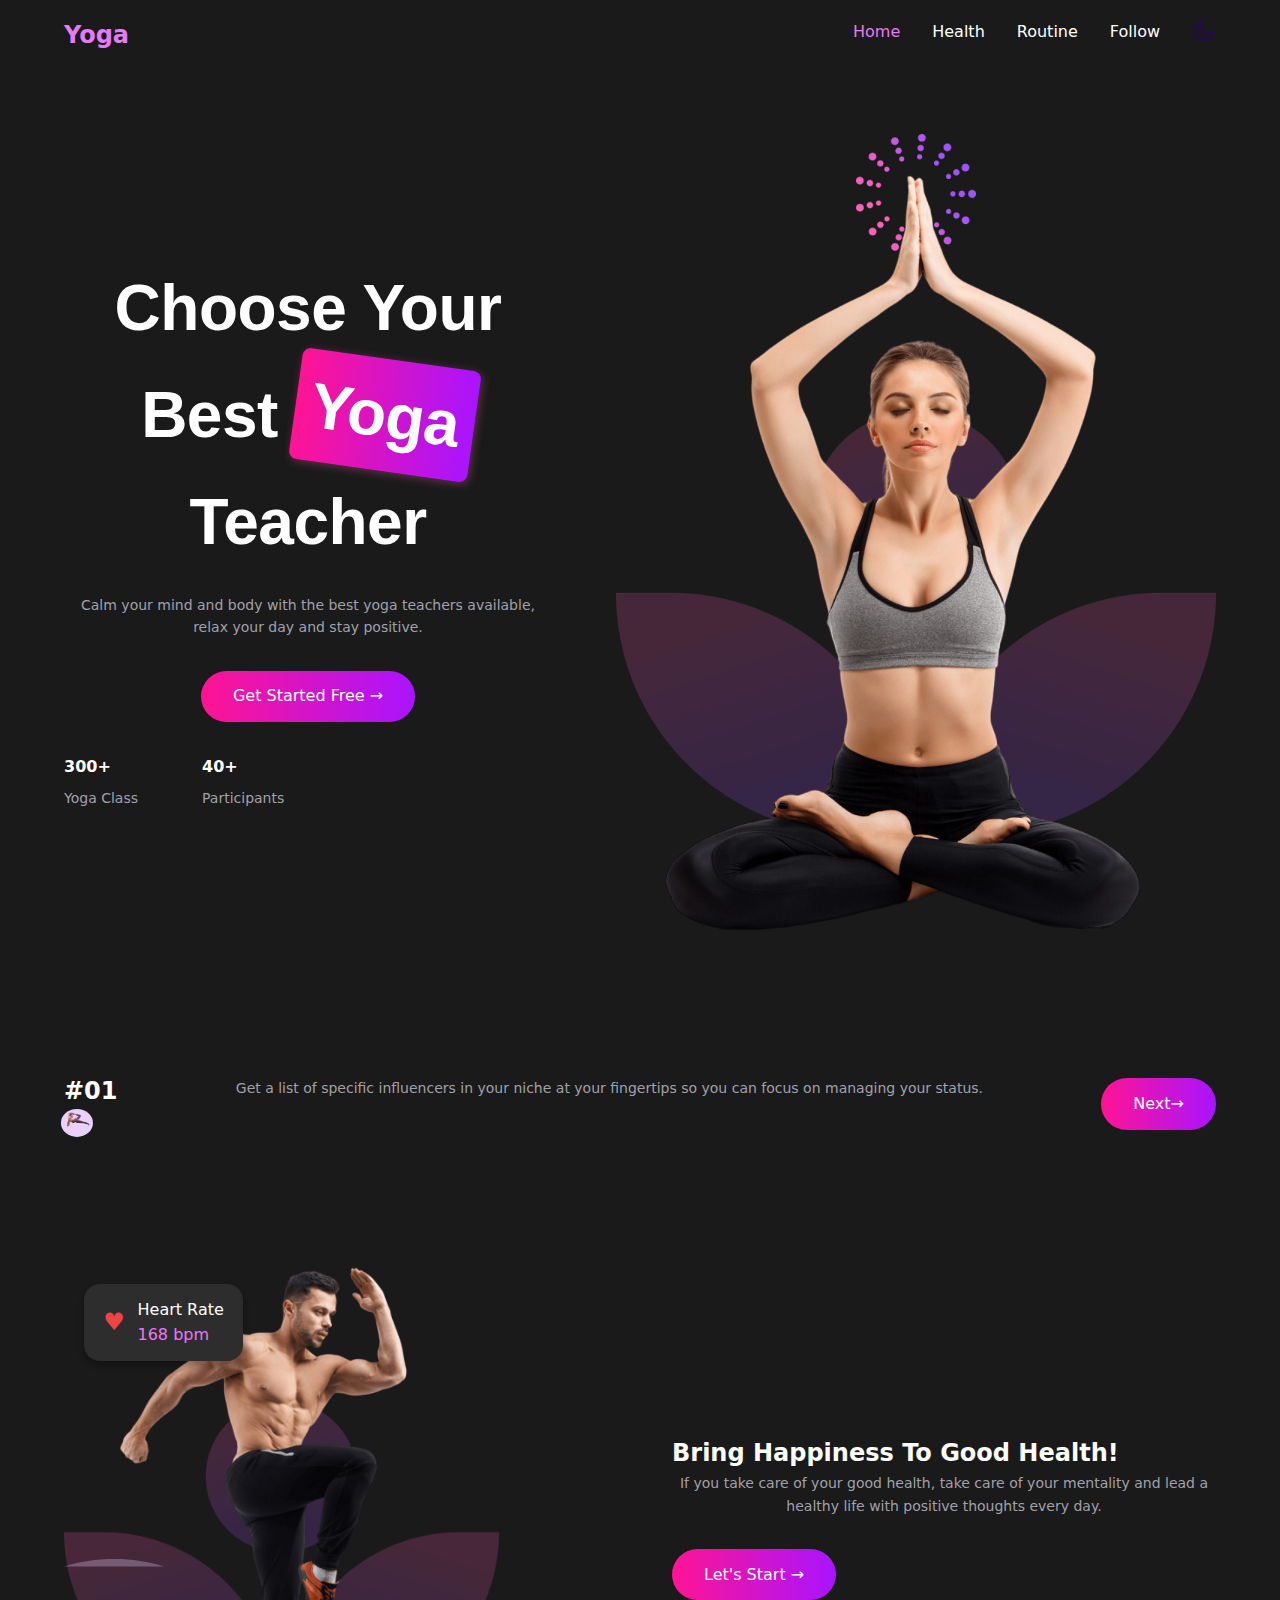
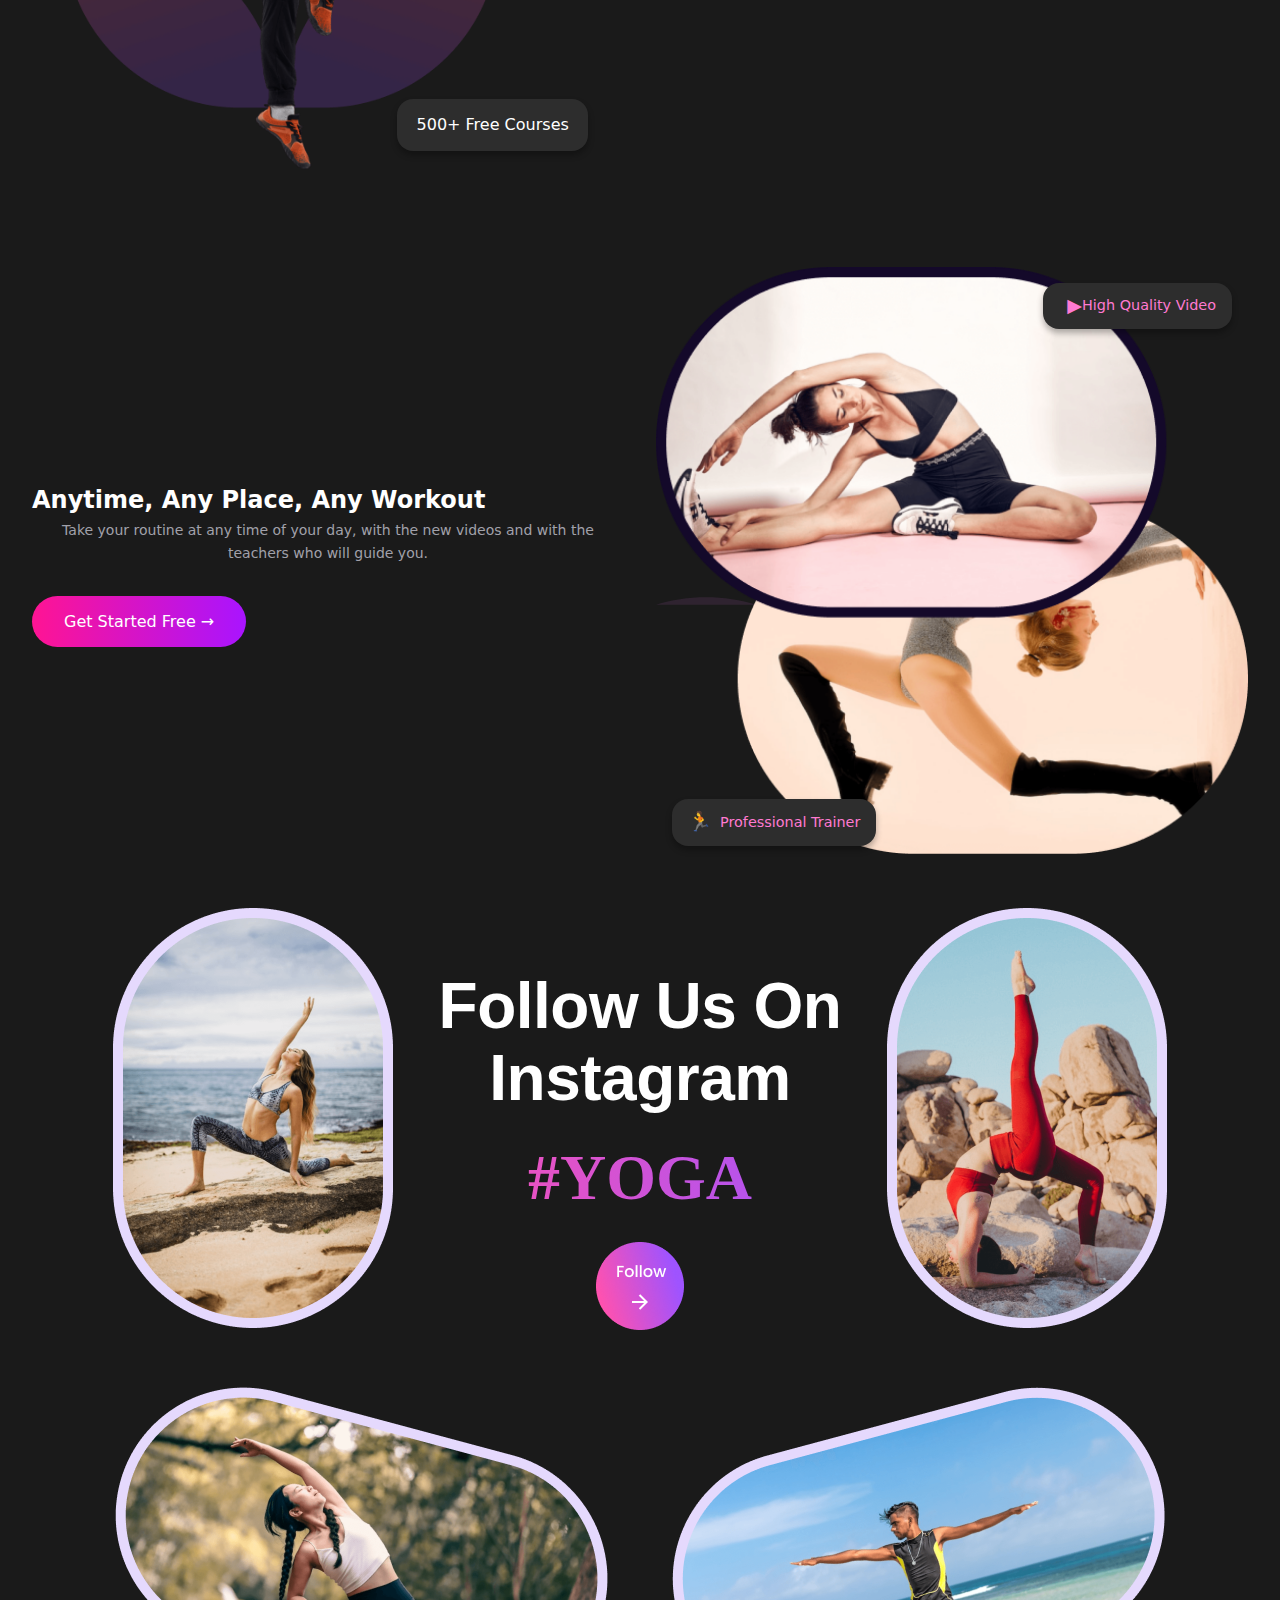
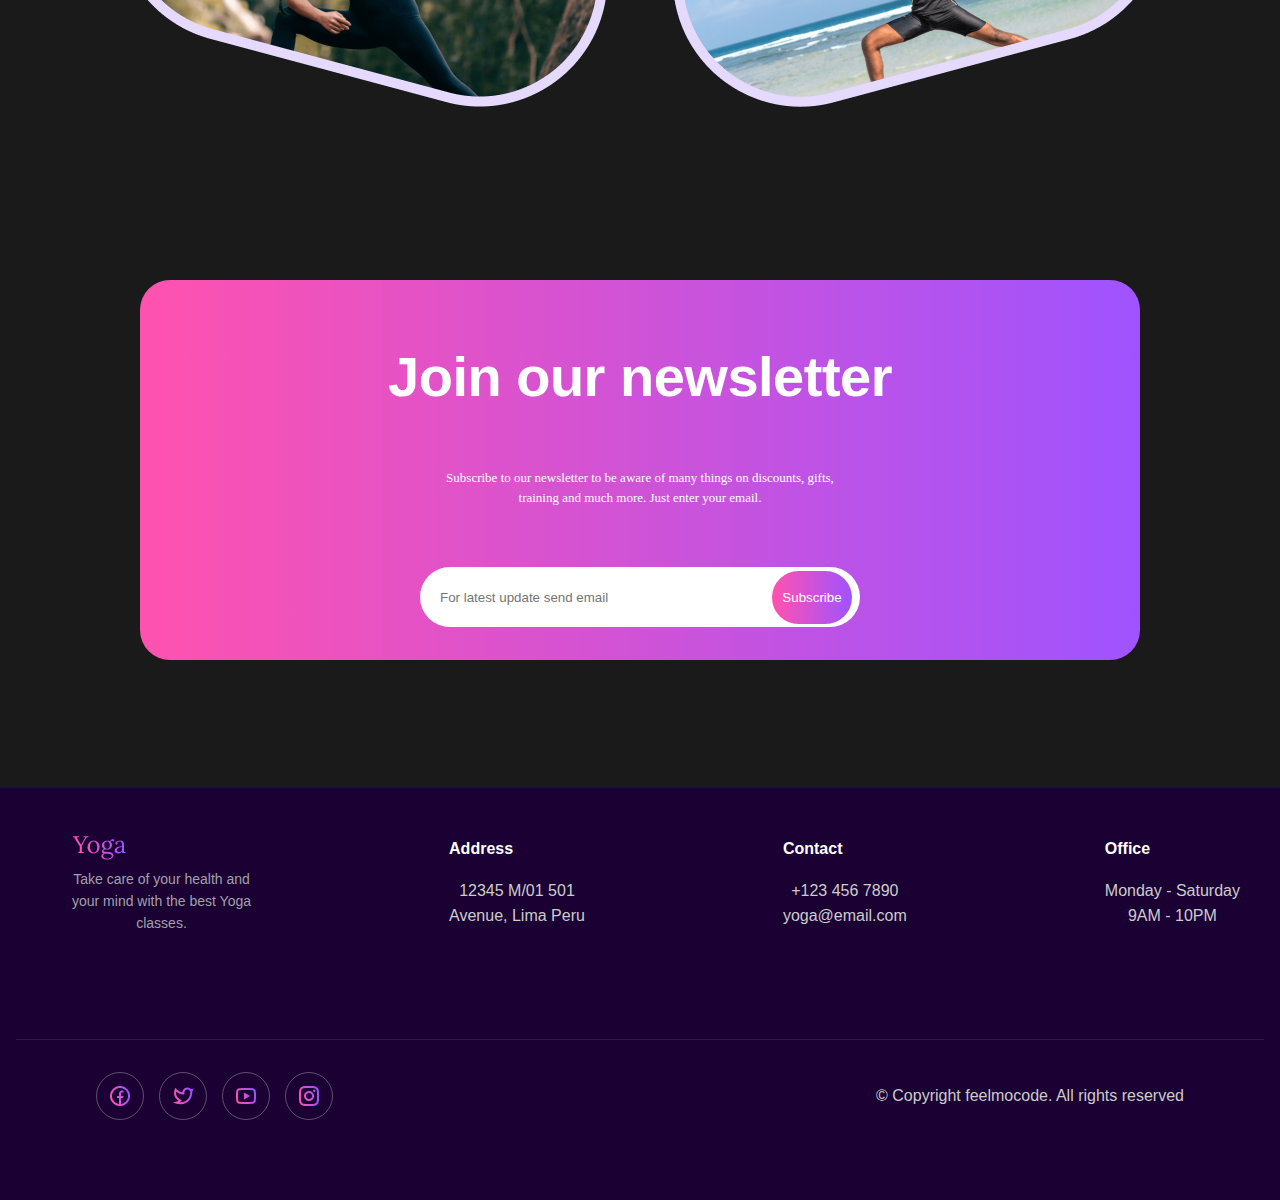
<file: index.html>
<!DOCTYPE html>
<html lang="en">
<head>
    <meta charset="UTF-8">
    <meta name="viewport" content="width=device-width, initial-scale=1.0">
    <title>Yoga Website</title>
    <link rel="stylesheet" href="./styles.css">
    <link rel="stylesheet" href="./mobile.css">
</head>

<body>
    <nav class="navbar">
        <div class="logo">Yoga</div>
        <div class="nav-links">
            <a href="#" style="color: #e879f9;">Home</a>
            <a href="#">Health</a>
            <a href="#">Routine</a>
            <a href="#">Follow</a>
            <input type="checkbox" id="dark-mode-toggle" class="dark-mode-toggle">
            <label for="dark-mode-toggle">
                <img src="./images/darkmode.png" alt="dark mode" class="dark-mode-icon">
            </label>
            <div class="menu-icon">
                <img src="./images/Vector (5).png" alt="menu">
            </div>
        </div>
    </nav>

    <section class="section">
        <div class="section-content">
            <h1>Choose Your Best <span class="yoga-text">Yoga</span> Teacher</h1>
            <p>Calm your mind and body with the best yoga teachers available, relax your day and stay positive.</p>
            <div class="container">
                <a href="#" class="button">Get Started Free →</a>
            </div>
            <div class="stats">
                <div class="stat-item">
                    <h3>300+</h3>
                    <p>Yoga Class</p>
                </div>
                <div class="stat-item">
                    <h3>40+</h3>
                    <p>Participants</p>
                </div>
            </div>
        </div>
        <div class="section-image">
            <img src="./images/home-yoga.png" alt="Yoga pose">
        </div>
    </section>

    <section class="section">
        <div class="section-content">
            <div class="section-l">
                <h2>#01</h2>
                <div class="list-yoga-image">
                    <img src="./images/list-yoga(5).png" alt="Yoga pose">
                </div>
            </div>
        </div>
        <div class="list-yoga-detail">
            <p>Get a list of specific influencers in your niche at your fingertips so you can focus on managing your
                status.</p>
        </div>
        <div class="list-yoga-button">
            <a href="#" class="button">Next→</a>
        </div>
    </section>

    <section class="section health-section">
        <div class="section-image">
            <div class="background-petals"></div>
            <img src="./images/health-fitness.png" alt="Exercise pose" class="fitness-image">
            <div class="health-card">
                <span class="heart-icon">♥</span>
                <div>
                    <div>Heart Rate</div>
                    <div class="bpm">168 bpm</div>
                </div>
            </div>
            <div class="badge">500+ Free Courses</div>
        </div>
        <div class="section-content">
            <h2>Bring Happiness To Good Health!</h2>
            <p>If you take care of your good health, take care of your mentality and lead a healthy life with positive
                thoughts every day.</p>
            <a href="#" class="button">Let's Start →</a>
        </div>
    </section>

    <section class="workout-section">
        <div class="workout-info">
            <h2>Anytime, Any Place, Any Workout</h2>
            <p>Take your routine at any time of your day, with the new videos and with the teachers who will guide you.
            </p>
            <a href="#" class="button">Get Started Free →</a>
        </div>
        <div class="workout-images">
            <div class="workout-image-container">
                <div class="background-overlay"></div>
                <img src="./images/workout.png" alt="Exercise pose" class="workout-image">
                <div class="video-label">
                    <span class="icon-heart">▶</span>
                    <div>
                        <span>High Quality Video</span>
                    </div>
                </div>
                <div class="trainer-badge">Professional Trainer</div>
            </div>
        </div>
    </section>

    <div id="follow">
        <div class="cont1">
            <div class="subcont">
                <img src="./images/follow-yoga-1.png" alt="yoga-picture1">
            </div>
            <div class="subcont1">
                <h1>Follow Us On</h1>
                <h1>Instagram</h1>
                <h2>#YOGA</h2>
                <img src="./images/Button follow.png" alt="button">
            </div>
            <div class="subcont">
                <img src="./images/follow-yoga-2.png" alt="yoga-picture2">
            </div>
        </div>

        <div class="cont2">
            <img src="./images/follow-yoga-3.png" alt="yoga-picture3">
            <img src="./images/follow-yoga-4.png" alt="yoga-picture4">
        </div>
    </div>

    <div id="contact-us">
        <div class="gradient-box">
            <h1 class="white-text">Join our newsletter</h1>
            <p class="white-text">Subscribe to our newsletter to be aware of many things on discounts, gifts,<br>
                training and much more. Just enter your email.</p>
            <input type="text" placeholder="For latest update send email">
            <button type="submit">Subscribe</button>
        </div>
    </div>

    <footer class="footer">
        <div class="footer-content">
            <div class="footer-section-1">
                <img src="./images/Yoga.png" alt="yoga">
                <p>Take care of your health and<br> your mind with the best Yoga<br> classes.</p>
            </div>

            <div class="footer-section">
                <h3>Address</h3>
                <p>12345 M/01 501<br>Avenue, Lima Peru</p>
            </div>

            <div class="footer-section">
                <h3>Contact</h3>
                <p>+123 456 7890<br>yoga@email.com</p>
            </div>

            <div class="footer-section">
                <h3>Office</h3>
                <p>Monday - Saturday<br>9AM - 10PM</p>
            </div>
        </div>

        <div class="footer-bottom">
            <div class="social-icons">
                <a href="#" aria-label="Facebook"><img src="./images/ri_facebook-circle-line.png" alt="fb"></a>
                <a href="#" aria-label="Instagram"><img src="./images/Instagram.png" alt="Insta"></a>
                <a href="#" aria-label="Twitter"><img src="./images/Twitter.png" alt="Twitter"></a>
                <a href="#" aria-label="YouTube"><img src="./images/YouTube.png" alt="YT"></a>
            </div>
            <div class="copyright">
                © Copyright feelmocode. All rights reserved
            </div>
        </div>
    </footer>
</body>
</html>
</file>
<file: styles.css>
/* Base styles and CSS Variables */
:root {
    --bg-primary: #faf5ff;
    --bg-secondary: #ffffff;
    --text-primary: #27272a;
    --text-secondary: #71717a;
    --accent-color: #e879f9;
    --accent-gradient: linear-gradient(to right, #e879f9, #c084fc);
    --card-bg: #ffffff;
    --card-shadow: 0 4px 6px rgba(0, 0, 0, 0.1);
    --button-text: #ffffff;
    --heart-color: #ef4444;
    --transition-speed: 0.3s;
}

@media (prefers-color-scheme: Light) {
    :root {
        --bg-primary: #1a1a1a;
        --bg-secondary: #2d2d2d;
        --text-primary: #ffffff;
        --text-secondary: #a1a1aa;
        --card-bg: #2d2d2d;
        --card-shadow: 0 4px 6px rgba(0, 0, 0, 0.3);
    }
}

html:has(#dark-mode-toggle:checked) {
    --bg-primary: #1a1a1a;
    --bg-secondary: #2d2d2d;
    --text-primary: #ffffff;
    --text-secondary: #a1a1aa;
    --card-bg: #2d2d2d;
    --card-shadow: 0 4px 6px rgba(0, 0, 0, 0.3);
}
.dark-mode-toggle {
    display: none;
}
/* Reset and Global Styles */
* {
    margin: 0;
    padding: 0;
    box-sizing: border-box;
}

body {
    font-family: system-ui, -apple-system, sans-serif;
    background-color: var(--bg-primary);
    color: var(--text-primary);
    line-height: 1.6;
    font-size: 16px;
}

/* Typography */
h1 {
    font-family: -apple-system, BlinkMacSystemFont, "Segoe UI", Roboto, sans-serif;
    font-size: 4rem;
    font-weight: bold;
    color: var(--text-primary);
    padding: 20px;
    letter-spacing: -0.5px;
}

.yoga-text {
    display: inline-block;
    background: linear-gradient(to right, #FF1493, #a914ff);
    color: white;
    padding: 5px 15px;
    border-radius: 8px;
    transform: rotate(8deg);
    transition: all 0.3s ease;
    box-shadow: 2px 2px 10px rgba(255, 105, 180, 0.3);
    position: relative;
}

p {
    color: var(--text-secondary);
    margin-bottom: 2rem;
}

/* Navigation */
.navbar {
    display: flex;
    justify-content: space-between;
    align-items: center;
    padding: 1rem 5%;
    background-color: var(--bg-primary);
}

.logo {
    color: var(--accent-color);
    font-size: 1.5rem;
    font-weight: bold;
}

.nav-links {
    display: flex;
    gap: 2rem;
}

.nav-links a {
    text-decoration: none;
    color: var(--text-primary);
    transition: color var(--transition-speed);
}

/* Section Layouts */
.section {
    padding: 5% 5%;
    display: flex;
    align-items: center;
    gap: 4rem;
    max-width: 1400px;
    margin: 0 auto;
}

.section-content {
    flex: 1;
}

/* Images */
.section-image {
    flex: 1;
    position: relative;
    min-height: 400px;
}

.list-yoga-image {
    position: relative;
    width: 50%;
    height: auto;
}

.list-yoga-image::before {
    content: '';
    position: absolute;
    top: 50%;
    left: 50%;
    transform: translate(-50%, -50%);
    width: 120%;
    height: 110%;
    background-color: #e9d1fe;
    border-radius: 50%;
    z-index: -1;
}

@media (prefers-color-scheme: dark) {
    .list-yoga-image::before {
        background-color: #E5D9FD;
    }
}

.list-yoga-image img {
    position: relative;
    width: 100%;
    height: auto;
    object-fit: cover;
    border-radius: 1rem;
}

.list-yoga-detail {
    width: 50%;
}

.button {
    display: inline-block;
    padding: 0.8rem 2rem;
    background: linear-gradient(to right, #FF1493, #a914ff);
    color: white;
    text-decoration: none;
    border-radius: 2rem;
    transition: all 0.3s ease;
    border: none;
    cursor: pointer;
}

.button:hover {
    opacity: 0.9;
    transform: translateY(-1px);
    box-shadow: 0 4px 15px rgba(255, 105, 180, 0.3);
}

.button:active {
    transform: translateY(1px);
}

/* Stats Section */
.stats {
    display: flex;
    gap: 4rem;
    margin-top: 2rem;
}

.stat-item h3 {
    font-size: 2.5rem;
    color: var(--text-primary);
    margin-bottom: 0.5rem;
}

/* Health Section */
.health-section .section-image {
    position: relative;
    overflow: hidden;
}

.health-section .background-petals {
    position: absolute;
    bottom: 0;
    left: 0;
    width: 100%;
    height: 60%;
    background-color: rgba(233, 213, 255, 0.3);
    clip-path: path('M0,100 C30,90 70,90 100,100 L100,100 L0,100');
}

/* Cards */
.health-card {
    position: absolute;
    top: 20px;
    left: 20px;
    padding: 0.8rem 1.2rem;
    background: var(--card-bg);
    border-radius: 1rem;
    display: flex;
    align-items: center;
    gap: 0.8rem;
    box-shadow: var(--card-shadow);
}

.heart-icon {
    color: var(--heart-color);
    font-size: 1.5rem;
}

.bpm {
    color: var(--accent-color);
}

/* Badges */
.badge {
    position: absolute;
    bottom: 20px;
    right: 20px;
    padding: 0.8rem 1.2rem;
    background: var(--card-bg);
    border-radius: 1rem;
    color: var(--text-primary);
    font-weight: 500;
    box-shadow: var(--card-shadow);
}

.badge.video {
    background: rgba(232, 121, 249, 0.1);
    color: var(--accent-color);
}

/* Workout Section */
.workout-section {
    display: flex;
    align-items: center;
    gap: 2rem;
    padding: 2rem;
}

.workout-info {
    flex: 1;
}

.workout-images {
    flex: 1;
    display: flex;
    justify-content: flex-end;
}

.workout-image-container {
    position: relative;
    width: 100%;
    border-radius: 2rem;
    overflow: hidden;
}

.workout-image {
    width: 100%;
    height: auto;
    border-radius: 2rem;
}

/* Video Label for High Quality Video */
.video-label {
    position: absolute;
    top: 1rem;
    right: 1rem;
    display: flex;
    align-items: center;
    background-color: var(--card-bg);
    box-shadow: var(--card-shadow);
    color: #ff7ad1;
    border-radius: 1rem;
    padding: 0.5rem 1rem;
    font-size: 0.9rem;
}

.video-label .icon-heart {
    font-size: 1.2rem;
    margin-left: 0.5rem;
}

/* Trainer Badge */
.trainer-badge {
    position: absolute;
    bottom: 1rem;
    left: 1rem;
    display: flex;
    align-items: center;
    background-color: var(--card-bg);
    box-shadow: var(--card-shadow);
    color: #ff7ad1;
    border-radius: 1rem;
    padding: 0.5rem 1rem;
    font-size: 0.9rem;
}

.trainer-badge::before {
    content: "🏃";
    font-size: 1.2rem;
    margin-right: 0.5rem;
}

/* Background Overlay */
.background-overlay {
    position: absolute;
    bottom: 0;
    left: 0;
    width: 100%;
    height: 60%;
    background-color: rgba(233, 213, 255, 0.3);
    clip-path: path('M0,100 C30,90 70,90 100,100 L100,100 L0,100');
}


.fitness-image {
    width: 80%;
    height: auto;
    display: block;
    max-width: 100%;
}

/* Follow Us Section */
#follow {
    background-color: var(--bg-primary);
}

.cont1,
.cont2 {
    display: flex;
    justify-content: center;
    align-items: center;
    text-align: center;
    font-family: 'Lora', serif;
    font-size: 2em;
    line-height: 0.5;
    padding: 1%;
}

.subcont1 {
    padding-left: 2%;
    padding-right: 2%;
    margin-top: 5%;
    margin-bottom: 0;
}

.subcont1 h1 {
    margin-bottom: 0;
}

.subcont1 h2 {
    background-image: linear-gradient(to right, #FF52AF, #9F53FF);
    background-clip: text;
    color: transparent;
    font-size: 2em;
    line-height: 1em;
    margin: 0;
    padding: 0.5em;
}

.cont2 img {
    padding: 1em;
}

/* Contact Us Section */
#contact-us {
    display: flex;
    justify-content: center;
    align-items: center;
}

.white-text {
    color: white;
}

.gradient-box {
    background-image: linear-gradient(to right, #FF52AF, #9F53FF);
    max-width: 1000px;
    width: 100%;
    height: 380px;
    box-sizing: border-box;
    justify-content: center;
    font-family: 'Lora', serif;
    font-weight: 100;
    color: white;
    text-align: center;
    border-radius: 30px;
    margin: 10%;
    padding: 2em;
}

.gradient-box h1 {
    font-size: 3.5em;
    margin-bottom: 0;
}

.gradient-box p {
    font-size: small;
    padding: 2em;
    margin-left: 5em;
    margin-right: 5em;
}

.gradient-box input {
    margin-bottom: 2em;
}

input {
    position: relative;
    border-radius: 30px;
    height: 4.5em;
    width: 33em;
    padding-left: 1.5em;
    border: none;
    margin-bottom: 3px;
}

button {
    position: absolute;
    background-image: linear-gradient(to right, #FF52AF, #9F53FF);
    transform: translatex(-110%);
    border-radius: 30px;
    height: 4em;
    width: 6em;
    color: white;
    border: none;
    margin-top: 4px;
}

/* Footer */
.footer {
    background-color: #1a0033;
    color: #ffffff;
    padding: 3em 1em;
    font-family: Arial, sans-serif;
}

.footer-content {
    max-width: 1200px;
    margin: 0 auto;
    display: flex;
    justify-content: space-between;
}

.footer-section-1 {
    padding-left: 2em;
}

.footer-section {
    padding: 0;
    margin: 0;
}

.footer-section h3 {
    color: #ffffff;
    font-size: 1em;
    margin-bottom: 1em;
    padding: 0;
}

.footer-section p {
    color: #cccccc;
    font-size: 1em;
    line-height: 1.6;
}

.footer-bottom {
    margin-top: 4.5em;
    padding-top: 2em;
    border-top: 1px solid rgba(255, 255, 255, 0.1);
    display: flex;
    justify-content: space-between;
    align-items: center;
    width: 100%;
    padding: 2em 5em;
}

.social-icons {
    display: flex;
    gap: 15px;
}

.social-icons a {
    color: #ffffff;
    text-decoration: none;
    width: 3em;
    height: 3em;
    display: flex;
    align-items: center;
    justify-content: center;
    border: 1px solid rgba(255, 255, 255, 0.3);
    border-radius: 50%;
    transition: opacity 0.3s ease;
}
.menu-icon {
    display: none;
}

.copyright {
    color: #cccccc;
    font-size: 1em;
}
/* Responsive Design */
@media (max-width: 1024px) {
    h1, h2 {
        font-size: 3rem;
    }
    
    .section {
        padding: 4% 4%;
    }
    
}

@media (max-width: 768px) {
    .section, .workout-section {
        flex-direction: column;
        padding: 2rem;
        gap: 2rem;
    }

    h1, h2 {
        font-size: 2.5rem;
    }

    .workout-images {
        min-height: 400px;
        width: 100%;
    }

    .workout-image {
        width: 280px;
        height: 280px;
    }
    
    .nav-links {
        gap: 1rem;
    }
    
    .list-yoga-image,
    .list-yoga-detail {
        width: 100%;
    }

    .gradient-box {
        margin: 5%;
    }

    .gradient-box h1 {
        font-size: 2.5em;
    }

    input {
        width: 90%;
    }

    .footer-content {
        flex-direction: column;
        gap: 2em;
    }

    .social-icons, .copyright {
        padding: 0;
    }
}

@media (max-width: 480px) {
    h1, h2 {
        font-size: 2rem;
    }
    
    .button {
        padding: 0.6rem 1.5rem;
    }
    
    .stats {
        
        gap: 2rem;
    }

    .cont1, .cont2 {
        flex-direction: column;
    }

    .gradient-box {
        height: auto;
        padding: 2em 1em;
    }

    .gradient-box p {
        margin: 0;
        padding: 1em;
    }

    .footer-bottom {
        flex-direction: column;
        gap: 1em;
    }
}
</file>
<file: mobile.css>
/* Typography */
h1 {
    font-family: -apple-system, BlinkMacSystemFont, "Segoe UI", Roboto, sans-serif;
    text-align: center;
    font-weight: bold;
    color: var(--text-primary);
    padding: 20px;
    letter-spacing: -0.5px;
}

.yoga-text {
    display: inline-block;
    background: linear-gradient(to right, #FF1493, #a914ff);
    color: white;
    padding: 5px 15px;
    border-radius: 8px;
    transform: rotate(8deg);
    transition: all 0.3s ease;
    box-shadow: 2px 2px 10px rgba(255, 105, 180, 0.3);
    position: relative;
}

p {
    color: var(--text-secondary);
    margin-bottom: 2rem;
    text-align: center;
    font-size: 14px;
}

.navbar {
    display: flex;
    justify-content: space-between;
    align-items: center;
    padding: 1rem 5%;
    background-color: var(--bg-primary);
}

.logo {
    color: var(--accent-color);
    font-size: 1.5rem;
    font-weight: bold;
}

.nav-links {
    display: flex;
    gap: 2rem;
}

.nav-links a {
    text-decoration: none;
    color: var(--text-primary);
    transition: color var(--transition-speed);
}

/* Hide the navbar links on mobile */
@media (max-width: 768px) {
    .nav-links {
        display: flex;  /* Keep the dark mode icon visible */
        gap: 1rem;
    }

    /* Hide the actual navigation links */
    .nav-links a {
        display: none;
    }

    /* Adjust the dark mode icon size */
    .nav-links img {
        width: 15px;  /* Adjust size for mobile */
        height: auto;
    }
    .menu-icon {
        display: block;  /* Make the hamburger menu icon visible on mobile */
        width: 15px;  /* Adjust size for mobile */
        height: auto;  /* Adjust size for visibility */
        cursor: pointer;
    }

    .menu-icon i {
        color: var(--text-primary);
    }
    .stats {
       
        justify-content: center;  /* Center horizontally */
        align-items: center;  /* Center vertically */
        gap: 1.5rem;  /* Adjust the gap between items */
        
    }

    .stat-item {
        text-align: center;  /* Ensure text inside each stat item is centered */
    }
    .section-image img {
        width: 100%;  /* Make the image slightly smaller on mobile */
        height: auto;  /* Maintain aspect ratio */
        margin: 0 auto;  /* Center the image horizontally */
        object-fit: contain;  /* Ensure the image fits within the container without cropping */
    }
    .section-l {
        display: flex;
        flex: 4 1 100px;
        flex-wrap: nowrap;
        gap: 46px;

    }
    
}

/* Optional: Adjust Logo Size on Mobile */
@media (max-width: 768px) {
    .logo {
        font-size: 1.2rem; /* Smaller logo font for mobile */
    }
    #follow {
        padding: 1rem; /* Adjust padding for smaller screens */
    }

    .cont2 {
        flex-direction: column; /* Stack images vertically on small screens */
        gap: 1rem;
    }

    .cont2 img {
        max-width: 90%; /* Make the images take more space on mobile */
    }

    .subcont1 h1, .subcont1 h2 {
        font-size: 1.2rem; /* Adjust font size on mobile */
    }
    /* Section Layouts */
.section {
    padding: 5% 5%;
    display: flex;
    align-items: center;
    gap: 4rem;
    max-width: 1400px;
    margin: 0 auto;
}

.section-content {
    flex: 1;
    max-width: 100%;
    justify-content: center; /* Center horizontally */
    align-items: center;
}

/* Images */
.section-image {
    flex: 1;
    position: relative;
    min-height: 400px;

}

.list-yoga-image {
    position: relative;
    width: 50%;
    height: auto;
}

.list-yoga-image::before {
    content: '';
    position: absolute;
    top: 50%;
    left: 50%;
    transform: translate(-50%, -50%);
    width: 120%;
    height: 110%;
    background-color: #e9d1fe;
    border-radius: 50%;
    z-index: -1;
}

}


@media (prefers-color-scheme: dark) {
    .list-yoga-image::before {
        background-color: #E5D9FD;
    }
}

.list-yoga-image img {
    position: relative;
    width: 100%;
    height: auto;
    object-fit: cover;
    border-radius: 1rem;
}

.list-yoga-detail {
    width: 100%;
}

.button {
    display: inline-block;
    padding: 0.8rem 2rem;
    background: linear-gradient(to right, #FF1493, #a914ff);
    color: white;
    text-decoration: none;
    border-radius: 2rem;
    transition: all 0.3s ease;
    border: none;
    cursor: pointer;
}

.button:hover {
    opacity: 0.9;
    transform: translateY(-1px);
    box-shadow: 0 4px 15px rgba(255, 105, 180, 0.3);
}

.button:active {
    transform: translateY(1px);
}
.container { /* Assuming the button's parent is `.container` */
    display: flex;
    justify-content: center; /* Center horizontally */
    align-items: center; /* Optionally, center vertically */
}

/* Stats Section */
.stats {
    display: flex;
    margin-top: 2rem;
}

.stat-item h3 {
    font-size: 1rem;
    color: var(--text-primary);
    margin-bottom: 0.5rem;
}

/* Health Section */
.health-section .section-image {
    position: relative;
    overflow: hidden;
}

.health-section .background-petals {
    position: absolute;
    bottom: 0;
    left: 0;
    width: 100%;
    height: 60%;
    background-color: rgba(233, 213, 255, 0.3);
    clip-path: path('M0,100 C30,90 70,90 100,100 L100,100 L0,100');
}

/* Cards */
.health-card {
    position: absolute;
    top: 20px;
    left: 20px;
    padding: 0.8rem 1.2rem;
    background: var(--card-bg);
    border-radius: 1rem;
    display: flex;
    align-items: center;
    gap: 0.8rem;
    box-shadow: var(--card-shadow);
}

.heart-icon {
    color: var(--heart-color);
    font-size: 1.5rem;
}

.bpm {
    color: var(--accent-color);
}

/* Badges */
.badge {
    position: absolute;
    bottom: 20px;
    right: 20px;
    padding: 0.8rem 1.2rem;
    background: var(--card-bg);
    border-radius: 1rem;
    color: var(--text-primary);
    font-weight: 500;
    box-shadow: var(--card-shadow);
}

.badge.video {
    background: rgba(232, 121, 249, 0.1);
    color: var(--accent-color);
}

/* Workout Section */
.workout-section {
    display: flex;
    align-items: center;
    gap: 2rem;
    padding: 2rem;
}

.workout-info {
    flex: 1;
}

.workout-images {
    flex: 1;
    display: flex;
    justify-content: flex-end;
}

.workout-image-container {
    position: relative;
    width: 100%;
    border-radius: 2rem;
    overflow: hidden;
}

.workout-image {
    width: 100%;
    height: auto;
    border-radius: 2rem;
}

/* Video Label for High Quality Video */
.video-label {
    position: absolute;
    top: 1rem;
    right: 1rem;
    display: flex;
    align-items: center;
    background-color: var(--card-bg);
    box-shadow: var(--card-shadow);
    color: #ff7ad1;
    border-radius: 1rem;
    padding: 0.5rem 1rem;
    font-size: 0.9rem;
}

.video-label .icon-heart {
    font-size: 1.2rem;
    margin-left: 0.5rem;
}

/* Trainer Badge */
.trainer-badge {
    position: absolute;
    bottom: 1rem;
    left: 1rem;
    display: flex;
    align-items: center;
    background-color: var(--card-bg);
    box-shadow: var(--card-shadow);
    color: #ff7ad1;
    border-radius: 1rem;
    padding: 0.5rem 1rem;
    font-size: 0.9rem;
}

.trainer-badge::before {
    content: "🏃";
    font-size: 1.2rem;
    margin-right: 0.5rem;
}

/* Background Overlay */
.background-overlay {
    position: absolute;
    bottom: 0;
    left: 0;
    width: 100%;
    height: 60%;
    background-color: rgba(232, 121, 249, 0.1);
    clip-path: path('M0,100 C30,90 70,90 100,100 L100,100 L0,100');
}
</file>
